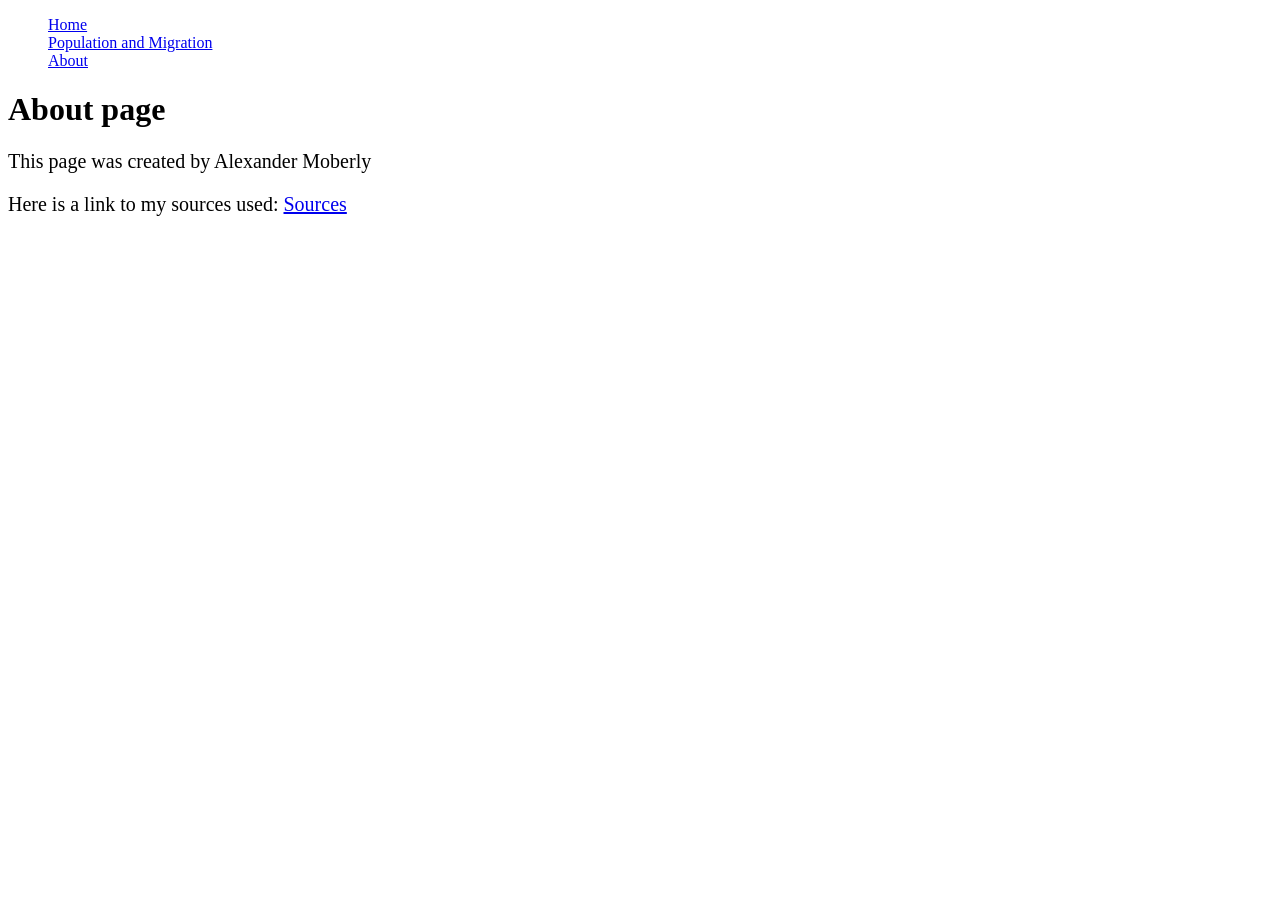
<file: about.html>
<!doctype html>
<html lang="en">
  <head>
    <meta charset="utf-8" />
    <meta name="viewport" content="width=device-width, initial-scale=1.0" />
    <title>About</title>
    <link rel="stylesheet" href="styles.css" />
  </head>
  <body>
    <nav>
      <ul>
        <li><a href="index.html">Home</a></li>
        <li>
          <a href="population_migration.html">Population and Migration</a>
        </li>
        <li><a href="#">About</a></li>
      </ul>
    </nav>
    <h1>About page</h1>
    <p>This page was created by Alexander Moberly</p>
    <p>
      Here is a link to my sources used:
      <a
        href="https://docs.google.com/document/d/1ccBMIur_HTDC-euPDaq89gPbN3JW5bWFbxoAPGVY2LU/edit?tab=t.0"
        >Sources</a
      >
    </p>
  </body>
</html>
</file>
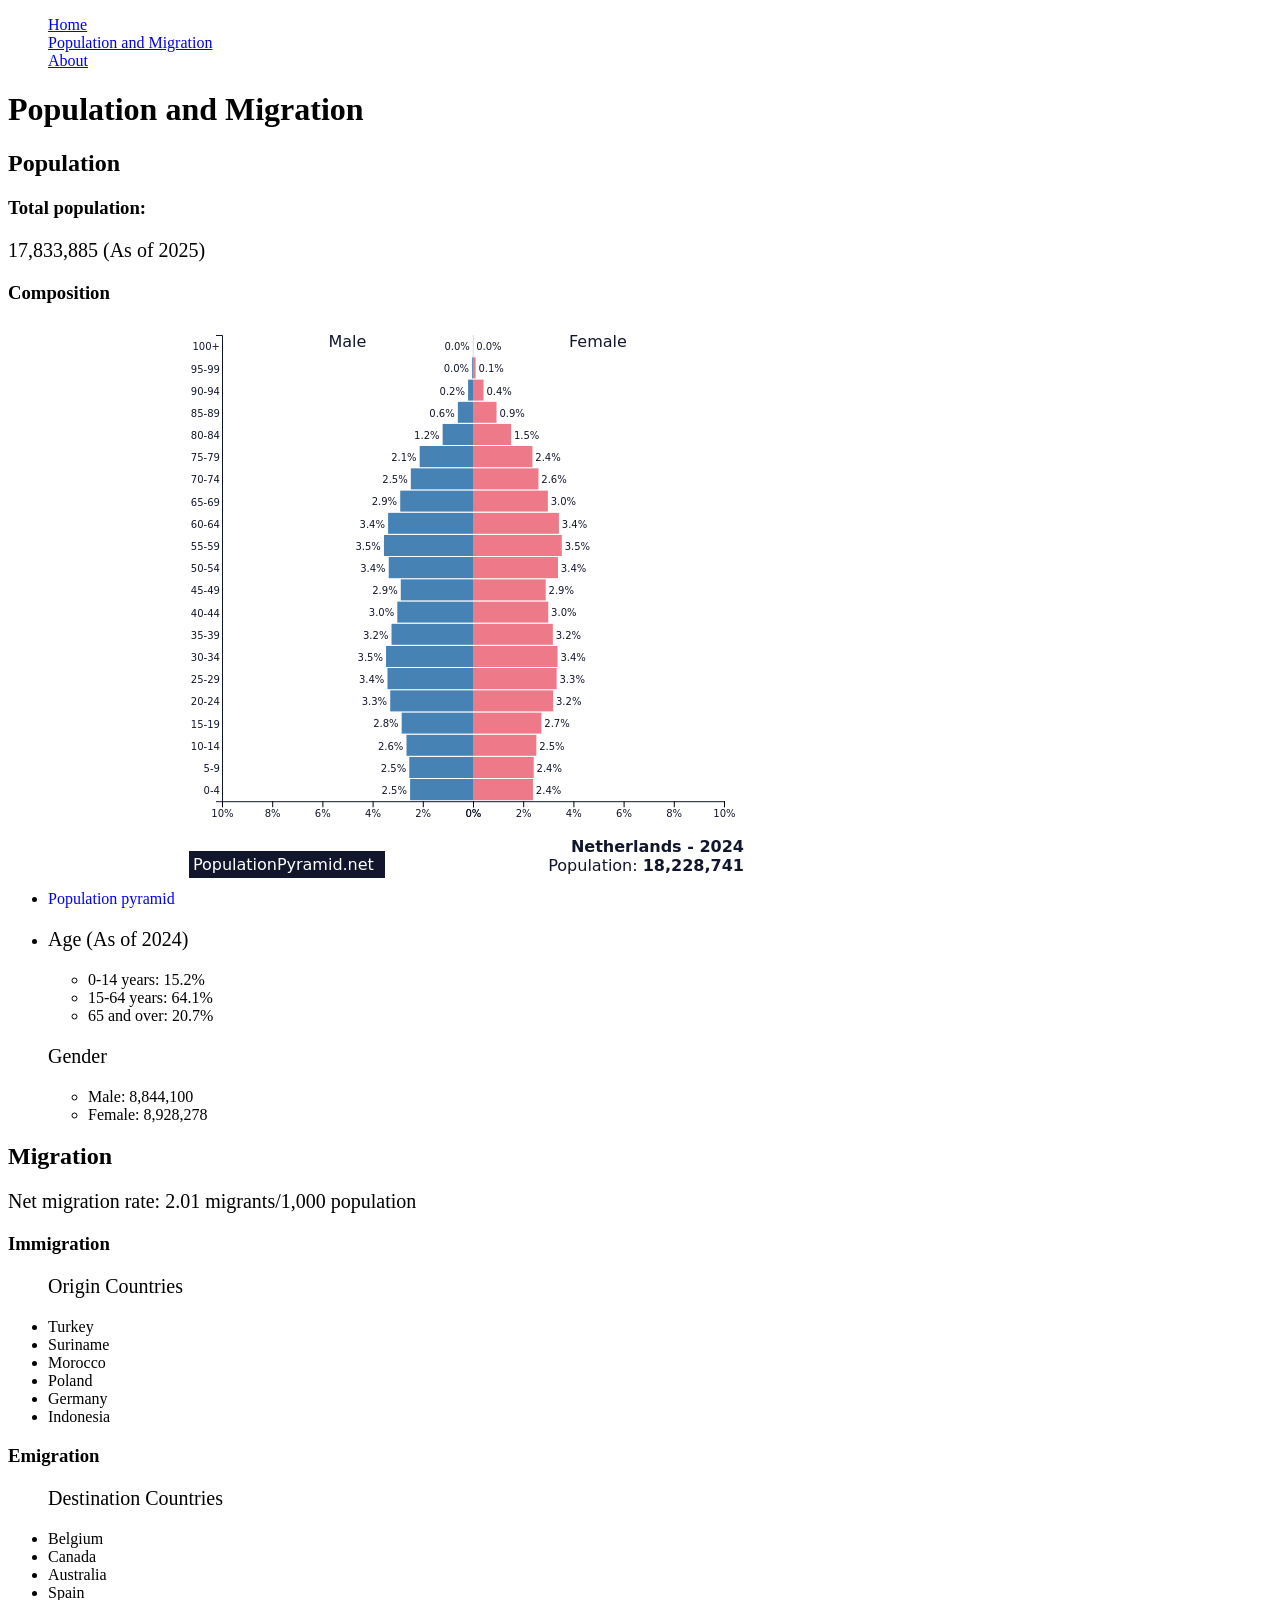
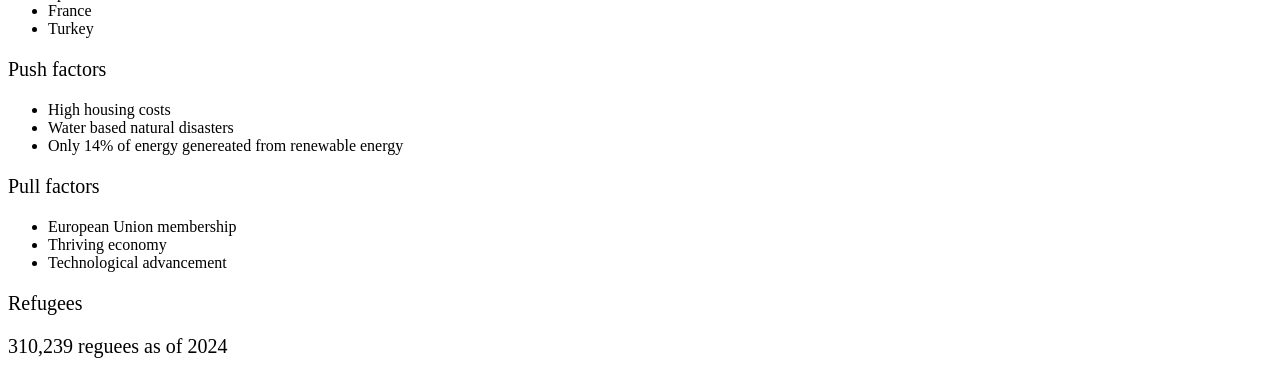
<file: population_migration.html>
<!doctype html>
<html lang="en">
  <head>
    <meta charset="utf-8" />
    <meta name="viewport" />
    <meta name="viewport" content="width=device-width, initial-scale=1.0" />
    <title>Population and Migration</title>
    <link rel="stylesheet" href="styles.css" />
  </head>
  <body>
    <nav>
      <ul>
        <li><a href="index.html">Home</a></li>
        <li><a href="#">Population and Migration</a></li>
        <li><a href="about.html">About</a></li>
      </ul>
    </nav>
    <h1>Population and Migration</h1>
    <div id="population">
      <h2>Population</h2>
      <h3>Total population:</h3>
      <p>17,833,885 (As of 2025)</p>
      <h3>Composition</h3>
      <ul>
        <li id="pyramid">
          <span>Population pyramid</span>
          <img
            src="netherlands_population_pyramid.png"
            alt="Population pyramid for the Netherlands"
          />
        </li>
        <li id="age-gender">
          <p>Age (As of 2024)</p>
          <ul id="age">
            <li>0-14 years: 15.2%</li>
            <li>15-64 years: 64.1%</li>
            <li>65 and over: 20.7%</li>
          </ul>
          <p>Gender</p>
          <ul>
            <li>Male: 8,844,100</li>
            <li>Female: 8,928,278</li>
          </ul>
        </li>
      </ul>
    </div>
    <div id="migration">
      <h2>Migration</h2>
      <p>Net migration rate: 2.01 migrants/1,000 population</p>
      <h3>Immigration</h3>
      <ul>
        <p>Origin Countries</p>
        <li>Turkey</li>
        <li>Suriname</li>
        <li>Morocco</li>
        <li>Poland</li>
        <li>Germany</li>
        <li>Indonesia</li>
      </ul>

      <h3>Emigration</h3>
      <ul>
        <p>Destination Countries</p>
        <li>Belgium</li>
        <li>Canada</li>
        <li>Australia</li>
        <li>Spain</li>
        <li>France</li>
        <li>Turkey</li>
      </ul>
      <p>Push factors</p>
      <ul>
        <li>High housing costs</li>
        <li>Water based natural disasters</li>
        <li>Only 14% of energy genereated from renewable energy</li>
      </ul>
      <p>Pull factors</p>
      <ul>
        <li>European Union membership</li>
        <li>Thriving economy</li>
        <li>Technological advancement</li>
      </ul>
      <p>Refugees</p>
      <p>310,239 reguees as of 2024</p>
    </div>
  </body>
</html>
</file>
<file: styles.css>
p {
    font-size: 20px;
}
span {
    color: blue;
}
nav ul {
    list-style-type: none;
}
</file>
